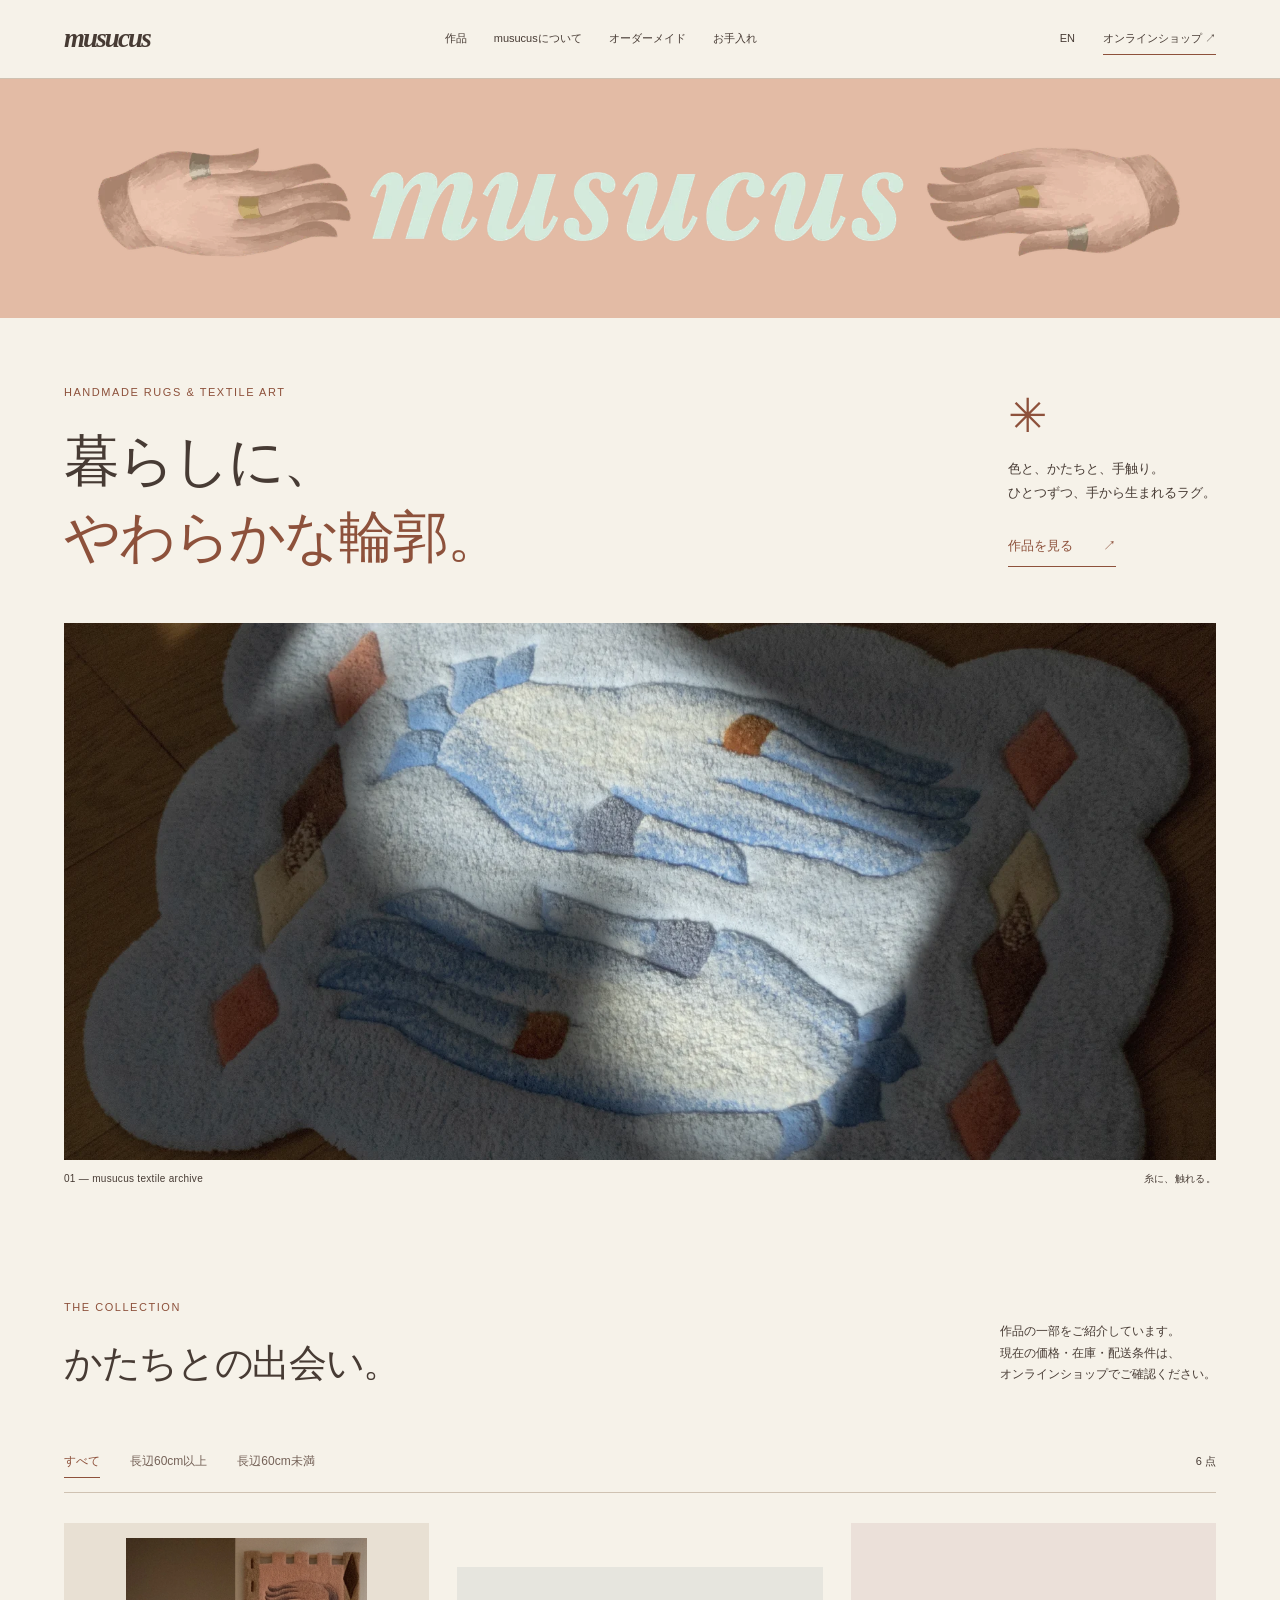
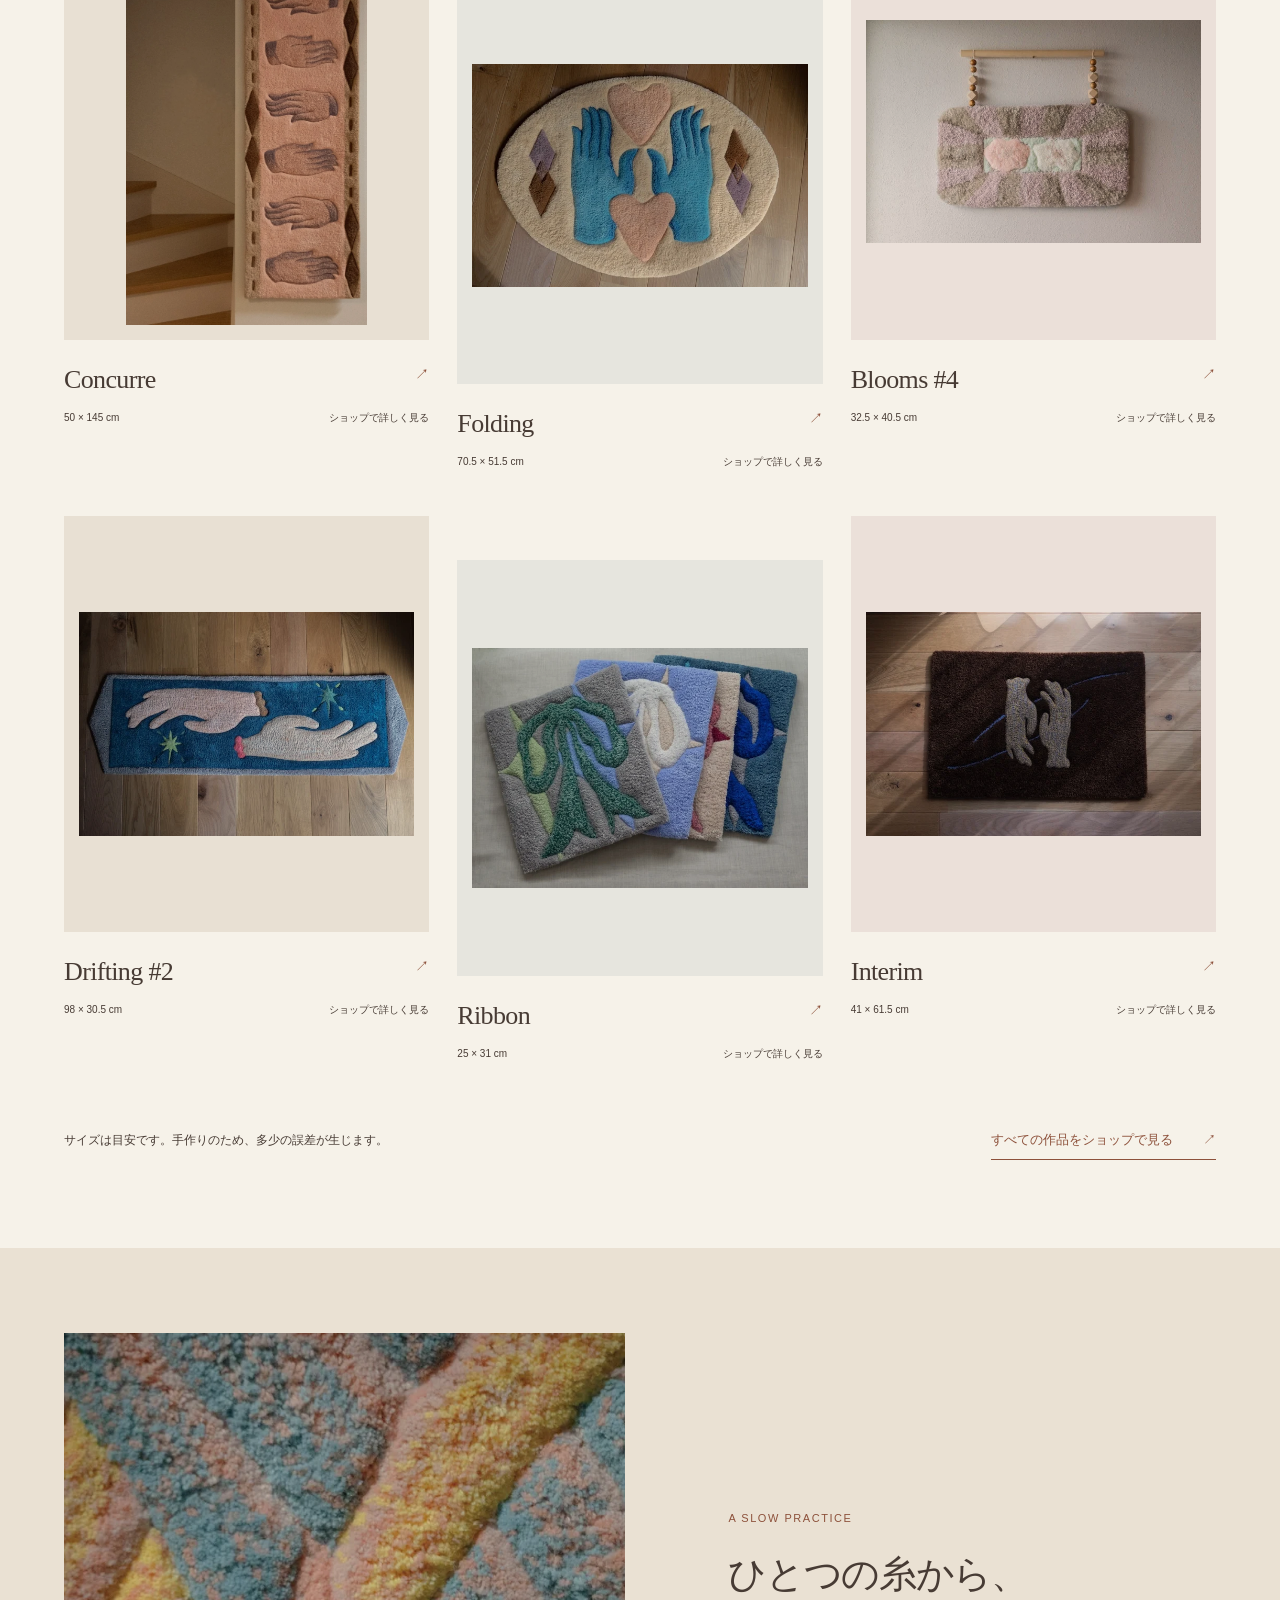
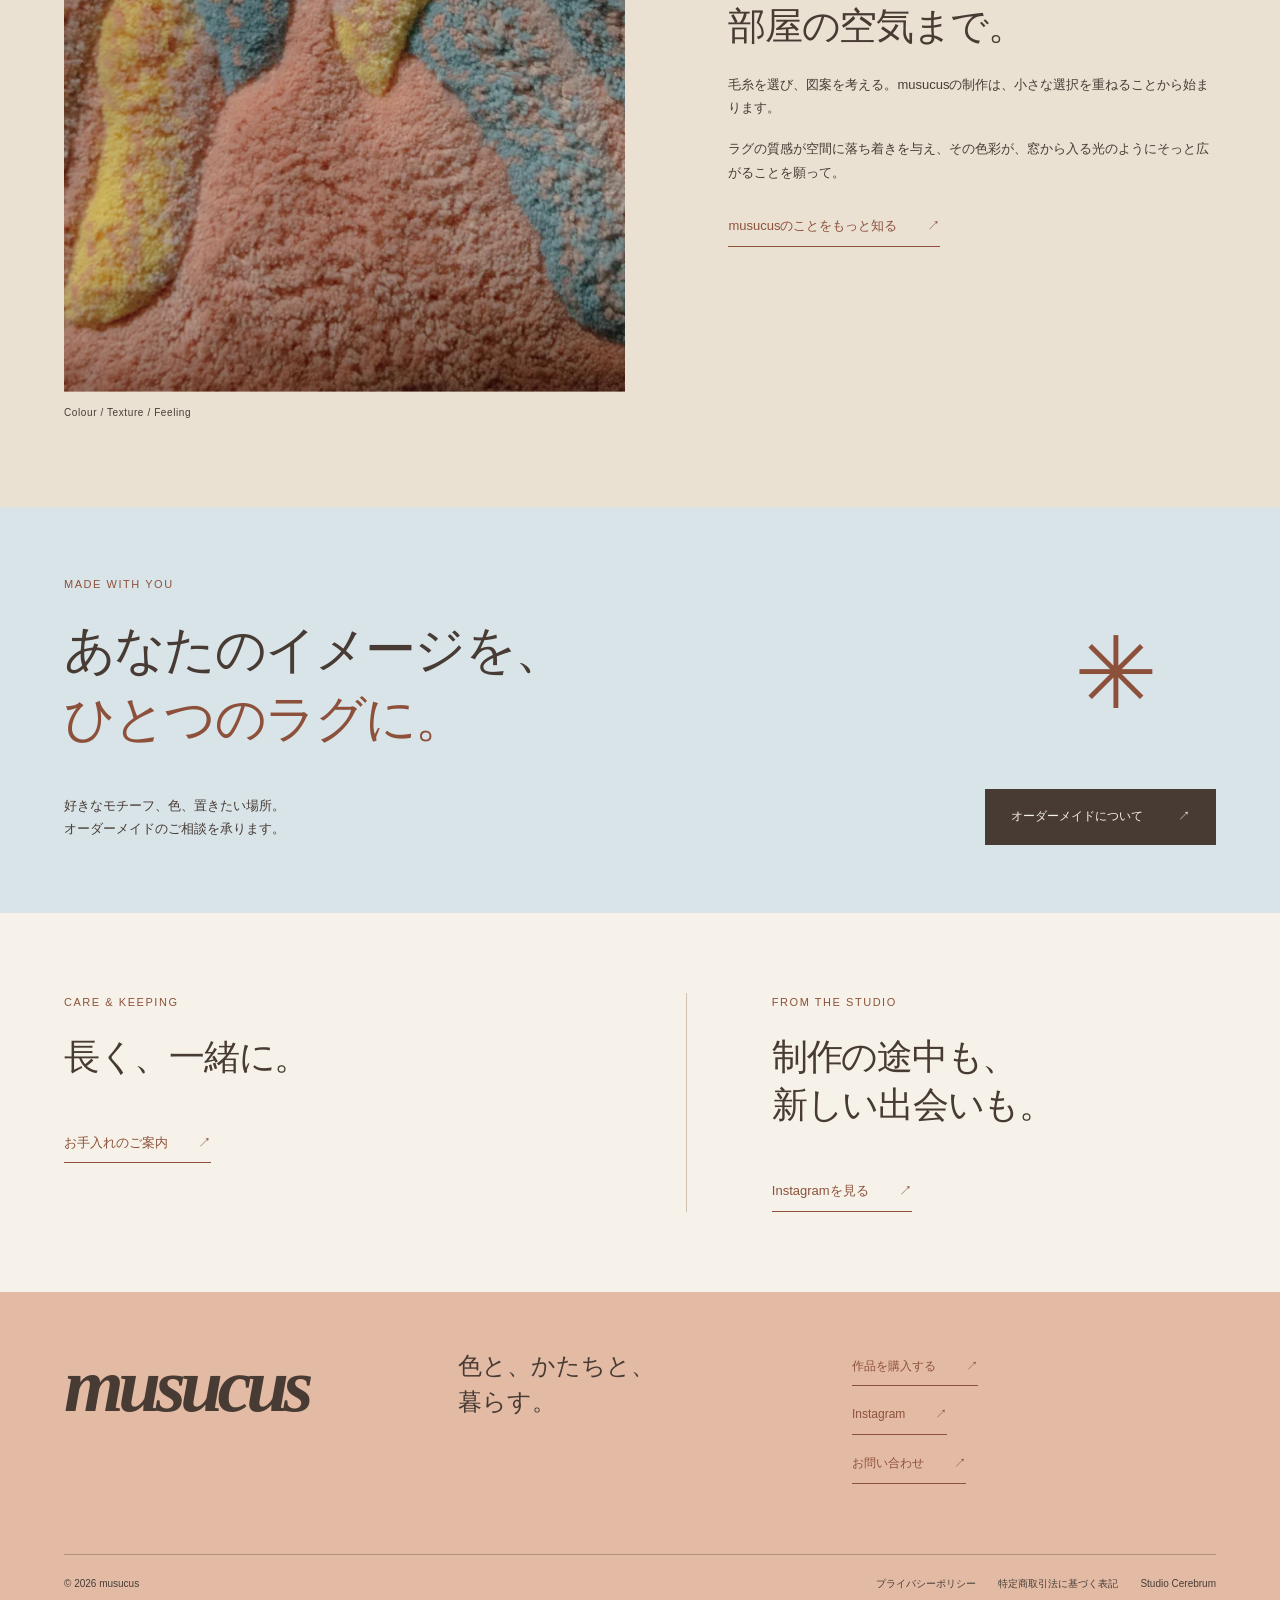
<file: index.html>
<!doctype html><html lang="ja"><head><meta charset="utf-8"><meta name="viewport" content="width=device-width,initial-scale=1"><title>musucus — 手から生まれる、暮らしのアート</title><meta name="description" content="色、かたち、手触り。musucusのハンドメイドラグ。作品とオーダーメイドのご案内。"><meta name="theme-color" content="#e3bba5"><link rel="canonical" href="https://musucus.com/"><meta property="og:type" content="website"><meta property="og:title" content="musucus — 手から生まれる、暮らしのアート"><meta property="og:description" content="色、かたち、手触り。musucusのハンドメイドラグ。作品とオーダーメイドのご案内。"><meta property="og:image" content="https://musucus.com/assets/studio-detail.webp"><meta property="og:locale" content="ja_JP"><link rel="stylesheet" href="styles.css"><script src="app.js" defer></script></head><body><a class="skip" href="#main"><span data-ja="本文へ" data-en="Skip to content">本文へ</span></a><header class="header"><a class="small-brand" href="index.html" aria-label="musucus home">musucus</a><nav aria-label="Main"><a href="index.html#works" class="nav-link"><span data-ja="作品" data-en="Works">作品</span> <span aria-hidden="true">↗</span></a><a href="index.html#about" class="nav-link"><span data-ja="musucusについて" data-en="About">musucusについて</span> <span aria-hidden="true">↗</span></a><a href="custom.html" class="nav-link"><span data-ja="オーダーメイド" data-en="Custom order">オーダーメイド</span> <span aria-hidden="true">↗</span></a><a href="care.html" class="nav-link"><span data-ja="お手入れ" data-en="Care">お手入れ</span> <span aria-hidden="true">↗</span></a></nav><div class="header-actions"><button id="language" type="button" aria-label="Switch to English">EN</button><a href="https://musucus.base.shop/items/all" class="shop-link"><span data-ja="オンラインショップ" data-en="Shop">オンラインショップ</span> <span aria-hidden="true">↗</span></a></div></header>
<main id="main"><section class="masthead" aria-label="musucus"><img src="assets/musucus-logo.webp" alt="musucus — illustrated hands and wordmark" width="1800" height="286" fetchpriority="high"></section>
<section class="intro"><div><p class="eyebrow">Handmade rugs & textile art</p><h1 data-ja="暮らしに、<br><em>やわらかな輪郭。</em>" data-en="A softer shape<br><em>to everyday life.</em>">暮らしに、<br><em>やわらかな輪郭。</em></h1></div><div class="intro-note"><span class="asterisk" aria-hidden="true">✳</span><p data-ja="色と、かたちと、手触り。<br>ひとつずつ、手から生まれるラグ。" data-en="Colour, form, and the feeling of yarn.<br>Rugs made slowly, one piece at a time.">色と、かたちと、手触り。<br>ひとつずつ、手から生まれるラグ。</p><a href="#works" class="text-link"><span data-ja="作品を見る" data-en="Explore the works">作品を見る</span> <span aria-hidden="true">↗</span></a></div></section>
<figure class="hero-image"><img src="assets/studio-detail.webp" alt="光が差し込む、手のモチーフを織り込んだ青いラグ" data-alt-ja="光が差し込む、手のモチーフを織り込んだ青いラグ" data-alt-en="Sunlight falling across a blue rug with a pair of hands" width="1800" height="797" fetchpriority="high"><figcaption><span>01 — musucus textile archive</span><span data-ja="糸に、触れる。" data-en="A feeling, held in yarn.">糸に、触れる。</span></figcaption></figure>
<section id="works" class="works-section"><div class="section-heading"><div><p class="eyebrow">The collection</p><h2 data-ja="かたちとの出会い。" data-en="Find a form<br>that feels like you.">かたちとの出会い。</h2></div><div class="section-note"><p data-ja="作品の一部をご紹介しています。<br>現在の価格・在庫・配送条件は、<br>オンラインショップでご確認ください。" data-en="A selection from the musucus collection.<br>Current prices, availability and delivery details<br>are always shown in the online shop.">作品の一部をご紹介しています。<br>現在の価格・在庫・配送条件は、<br>オンラインショップでご確認ください。</p></div></div><div class="filters" role="group" aria-label="作品のサイズで絞り込む"><button class="active" type="button" data-filter="all" aria-pressed="true"><span data-ja="すべて" data-en="All works">すべて</span></button><button type="button" data-filter="large" aria-pressed="false"><span data-ja="長辺60cm以上" data-en="60 cm & above">長辺60cm以上</span></button><button type="button" data-filter="small" aria-pressed="false"><span data-ja="長辺60cm未満" data-en="Under 60 cm">長辺60cm未満</span></button><span id="result-count" aria-live="polite">6 点</span></div><div class="works-grid"><article class="work" data-category="large"><a href="https://musucus.base.shop/items/160617549" class="work-link"><div class="work-photo tone-0"><img src="assets/160617549.webp" alt="Concurre — musucusのハンドメイド作品" data-alt-ja="Concurre — musucusのハンドメイド作品" data-alt-en="Concurre — a handmade textile work by musucus" width="640" height="640" loading="lazy"></div><div class="work-heading"><h3>Concurre</h3><span aria-hidden="true">↗</span></div><div class="work-meta"><span>50 × 145 cm</span><span data-ja="ショップで詳しく見る" data-en="View in the shop">ショップで詳しく見る</span></div></a></article><article class="work" data-category="large"><a href="https://musucus.base.shop/items/160621171" class="work-link"><div class="work-photo tone-1"><img src="assets/160621171.webp" alt="Folding — musucusのハンドメイド作品" data-alt-ja="Folding — musucusのハンドメイド作品" data-alt-en="Folding — a handmade textile work by musucus" width="640" height="640" loading="lazy"></div><div class="work-heading"><h3>Folding</h3><span aria-hidden="true">↗</span></div><div class="work-meta"><span>70.5 × 51.5 cm</span><span data-ja="ショップで詳しく見る" data-en="View in the shop">ショップで詳しく見る</span></div></a></article><article class="work" data-category="small"><a href="https://musucus.base.shop/items/160623022" class="work-link"><div class="work-photo tone-2"><img src="assets/160623022.webp" alt="Blooms #4 — musucusのハンドメイド作品" data-alt-ja="Blooms #4 — musucusのハンドメイド作品" data-alt-en="Blooms #4 — a handmade textile work by musucus" width="640" height="640" loading="lazy"></div><div class="work-heading"><h3>Blooms #4</h3><span aria-hidden="true">↗</span></div><div class="work-meta"><span>32.5 × 40.5 cm</span><span data-ja="ショップで詳しく見る" data-en="View in the shop">ショップで詳しく見る</span></div></a></article><article class="work" data-category="large"><a href="https://musucus.base.shop/items/160618256" class="work-link"><div class="work-photo tone-0"><img src="assets/160618256.webp" alt="Drifting #2 — musucusのハンドメイド作品" data-alt-ja="Drifting #2 — musucusのハンドメイド作品" data-alt-en="Drifting #2 — a handmade textile work by musucus" width="640" height="640" loading="lazy"></div><div class="work-heading"><h3>Drifting #2</h3><span aria-hidden="true">↗</span></div><div class="work-meta"><span>98 × 30.5 cm</span><span data-ja="ショップで詳しく見る" data-en="View in the shop">ショップで詳しく見る</span></div></a></article><article class="work" data-category="small"><a href="https://musucus.base.shop/items/156595176" class="work-link"><div class="work-photo tone-1"><img src="assets/156595176.webp" alt="Ribbon — musucusのハンドメイド作品" data-alt-ja="Ribbon — musucusのハンドメイド作品" data-alt-en="Ribbon — a handmade textile work by musucus" width="640" height="640" loading="lazy"></div><div class="work-heading"><h3>Ribbon</h3><span aria-hidden="true">↗</span></div><div class="work-meta"><span>25 × 31 cm</span><span data-ja="ショップで詳しく見る" data-en="View in the shop">ショップで詳しく見る</span></div></a></article><article class="work" data-category="large"><a href="https://musucus.base.shop/items/160621850" class="work-link"><div class="work-photo tone-2"><img src="assets/160621850.webp" alt="Interim — musucusのハンドメイド作品" data-alt-ja="Interim — musucusのハンドメイド作品" data-alt-en="Interim — a handmade textile work by musucus" width="640" height="640" loading="lazy"></div><div class="work-heading"><h3>Interim</h3><span aria-hidden="true">↗</span></div><div class="work-meta"><span>41 × 61.5 cm</span><span data-ja="ショップで詳しく見る" data-en="View in the shop">ショップで詳しく見る</span></div></a></article></div><div class="collection-end"><p class="small" data-ja="サイズは目安です。手作りのため、多少の誤差が生じます。" data-en="Dimensions are approximate. Each handmade piece may vary slightly.">サイズは目安です。手作りのため、多少の誤差が生じます。</p><a href="https://musucus.base.shop/items/all" class="text-link"><span data-ja="すべての作品をショップで見る" data-en="Explore the full collection">すべての作品をショップで見る</span> <span aria-hidden="true">↗</span></a></div></section>
<section id="about" class="about-section"><figure><img src="assets/hero-hands.webp" alt="ピンクのラグに浮かぶ黄色と青の糸のかたち" data-alt-ja="ピンクのラグに浮かぶ黄色と青の糸のかたち" data-alt-en="Yellow and blue yarn shapes on a pink rug" width="1800" height="797" loading="lazy"><figcaption>Colour / Texture / Feeling</figcaption></figure><div><p class="eyebrow">A slow practice</p><h2 data-ja="ひとつの糸から、<br>部屋の空気まで。" data-en="From a strand of yarn<br>to the feeling of a room.">ひとつの糸から、<br>部屋の空気まで。</h2><p data-ja="毛糸を選び、図案を考える。musucusの制作は、小さな選択を重ねることから始まります。" data-en="Choosing yarn. Finding a form. Each musucus piece begins with small, considered decisions.">毛糸を選び、図案を考える。musucusの制作は、小さな選択を重ねることから始まります。</p><p data-ja="ラグの質感が空間に落ち着きを与え、その色彩が、窓から入る光のようにそっと広がることを願って。" data-en="A practice drawn to the quiet presence of texture, and the way colour can settle into a space like light.">ラグの質感が空間に落ち着きを与え、その色彩が、窓から入る光のようにそっと広がることを願って。</p><a href="https://musucus.base.shop/about" class="text-link"><span data-ja="musucusのことをもっと知る" data-en="More about musucus">musucusのことをもっと知る</span> <span aria-hidden="true">↗</span></a></div></section>
<section class="commission-section"><p class="eyebrow">Made with you</p><div class="commission-heading"><h2 data-ja="あなたのイメージを、<br><em>ひとつのラグに。</em>" data-en="Your idea.<br><em>A rug of its own.</em>">あなたのイメージを、<br><em>ひとつのラグに。</em></h2><span class="asterisk" aria-hidden="true">✳</span></div><div class="commission-bottom"><p data-ja="好きなモチーフ、色、置きたい場所。<br>オーダーメイドのご相談を承ります。" data-en="A favourite motif, a colour, a place in your home.<br>Begin a conversation about a custom piece.">好きなモチーフ、色、置きたい場所。<br>オーダーメイドのご相談を承ります。</p><a href="custom.html" class="button-link"><span data-ja="オーダーメイドについて" data-en="Discover custom orders">オーダーメイドについて</span> <span aria-hidden="true">↗</span></a></div></section>
<section class="last-notes"><div><p class="eyebrow">Care & keeping</p><h2 data-ja="長く、一緒に。" data-en="A little care.<br>A longer life together.">長く、一緒に。</h2><a href="care.html" class="text-link"><span data-ja="お手入れのご案内" data-en="How to care for your rug">お手入れのご案内</span> <span aria-hidden="true">↗</span></a></div><div><p class="eyebrow">From the studio</p><h2 data-ja="制作の途中も、<br>新しい出会いも。" data-en="Works in progress.<br>New things taking shape.">制作の途中も、<br>新しい出会いも。</h2><a href="https://www.instagram.com/musucus/" class="text-link"><span data-ja="Instagramを見る" data-en="Follow musucus on Instagram">Instagramを見る</span> <span aria-hidden="true">↗</span></a></div></section></main><footer><div class="footer-top"><a class="footer-brand" href="index.html">musucus</a><p class="footer-note" data-ja="色と、かたちと、<br>暮らす。" data-en="Live with colour.<br>Live with feeling.">色と、かたちと、<br>暮らす。</p><div><a href="https://musucus.base.shop/items/all" class="text-link"><span data-ja="作品を購入する" data-en="Shop the collection">作品を購入する</span> <span aria-hidden="true">↗</span></a><a href="https://www.instagram.com/musucus/" class="text-link"><span data-ja="Instagram" data-en="Instagram">Instagram</span> <span aria-hidden="true">↗</span></a><a href="https://thebase.com/inquiry/musucus-base-shop" class="text-link"><span data-ja="お問い合わせ" data-en="Contact">お問い合わせ</span> <span aria-hidden="true">↗</span></a></div></div><div class="footer-bottom"><span>© 2026 musucus</span><div><a href="https://musucus.base.shop/privacy" class="quiet-link"><span data-ja="プライバシーポリシー" data-en="Privacy policy">プライバシーポリシー</span> <span aria-hidden="true">↗</span></a><a href="https://musucus.base.shop/law" class="quiet-link"><span data-ja="特定商取引法に基づく表記" data-en="Seller information">特定商取引法に基づく表記</span> <span aria-hidden="true">↗</span></a><a href="https://studiocerebrum.site/" class="quiet-link"><span data-ja="Studio Cerebrum" data-en="Studio Cerebrum">Studio Cerebrum</span> <span aria-hidden="true">↗</span></a></div></div></footer></body></html>
</file>
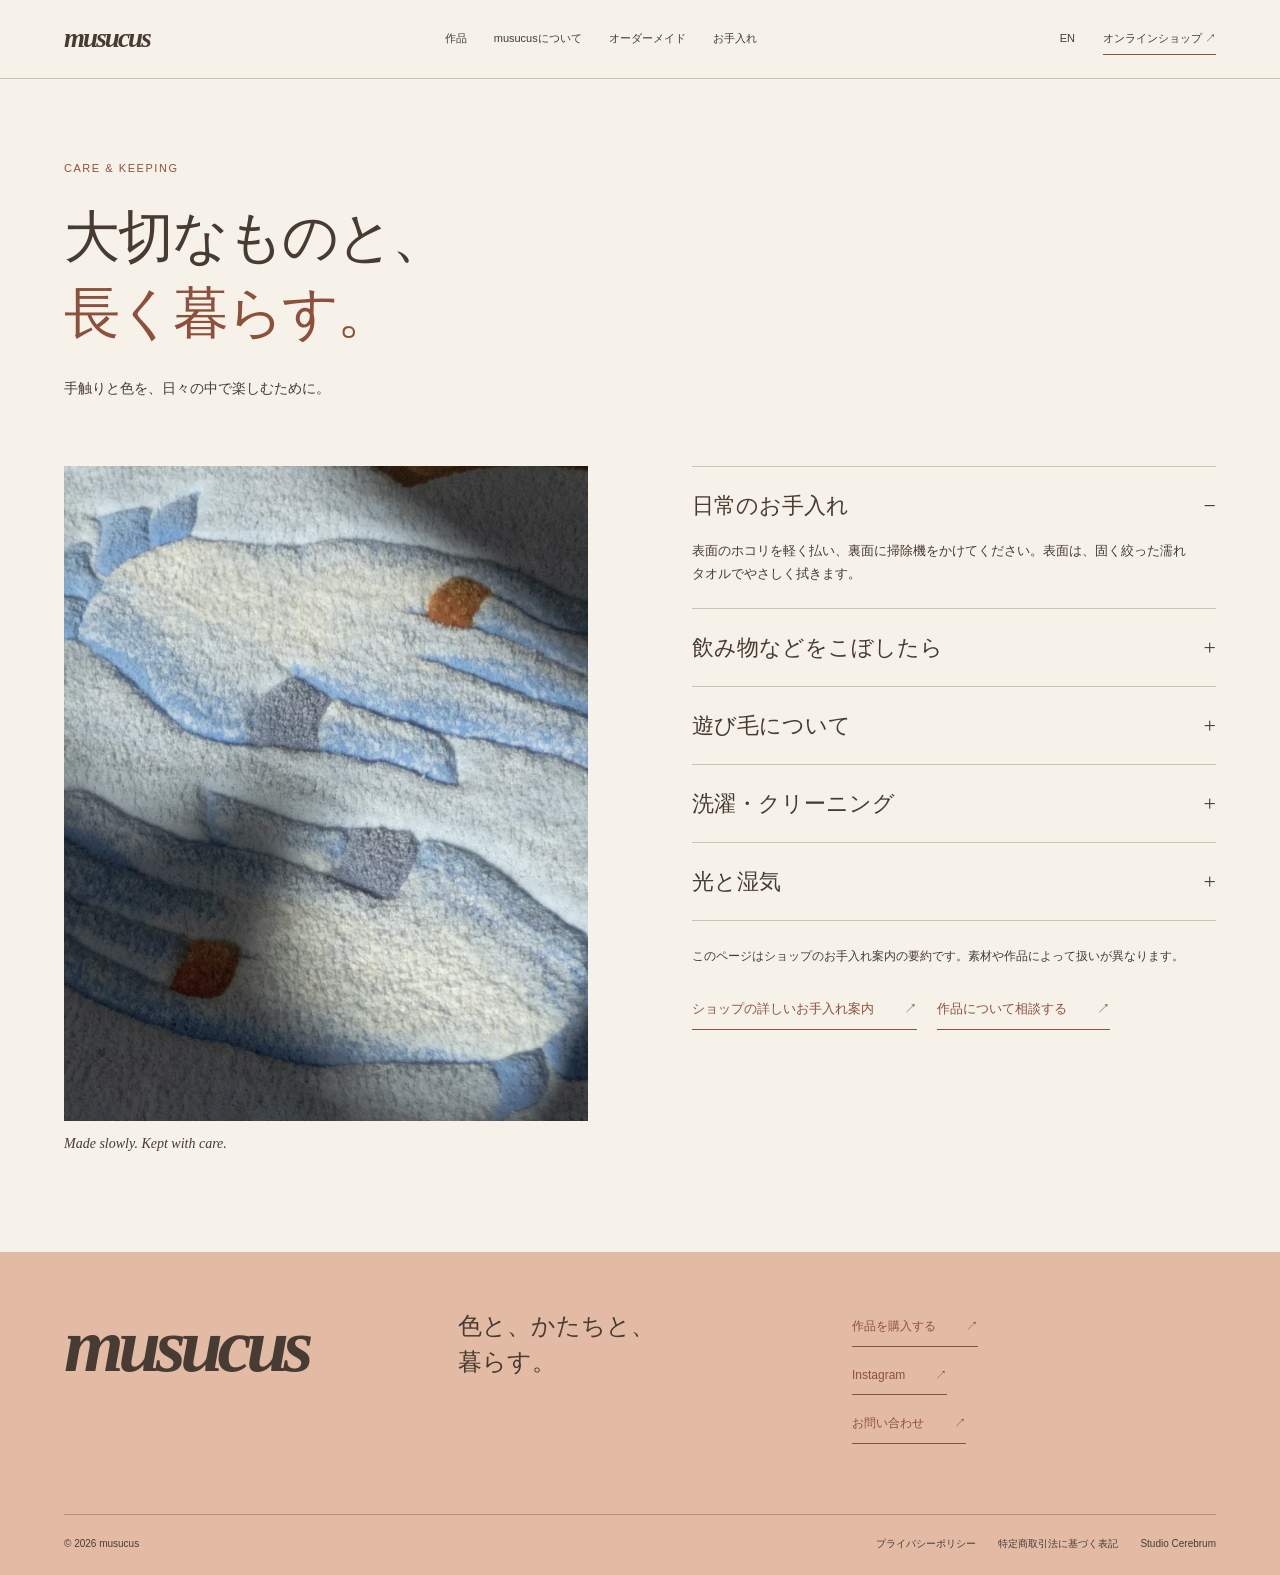
<file: care.html>
<!doctype html><html lang="ja"><head><meta charset="utf-8"><meta name="viewport" content="width=device-width,initial-scale=1"><title>Care & keeping — musucus</title><meta name="description" content="musucusのラグを長く楽しむために。日常のお手入れと、汚れがついたときのご案内。"><meta name="theme-color" content="#e3bba5"><link rel="canonical" href="https://musucus.com/care.html"><meta property="og:type" content="website"><meta property="og:title" content="Care & keeping — musucus"><meta property="og:description" content="musucusのラグを長く楽しむために。日常のお手入れと、汚れがついたときのご案内。"><meta property="og:image" content="https://musucus.com/assets/studio-detail.webp"><meta property="og:locale" content="ja_JP"><link rel="stylesheet" href="styles.css"><script src="app.js" defer></script></head><body><a class="skip" href="#main"><span data-ja="本文へ" data-en="Skip to content">本文へ</span></a><header class="header"><a class="small-brand" href="index.html" aria-label="musucus home">musucus</a><nav aria-label="Main"><a href="index.html#works" class="nav-link"><span data-ja="作品" data-en="Works">作品</span> <span aria-hidden="true">↗</span></a><a href="index.html#about" class="nav-link"><span data-ja="musucusについて" data-en="About">musucusについて</span> <span aria-hidden="true">↗</span></a><a href="custom.html" class="nav-link"><span data-ja="オーダーメイド" data-en="Custom order">オーダーメイド</span> <span aria-hidden="true">↗</span></a><a href="care.html" class="nav-link"><span data-ja="お手入れ" data-en="Care">お手入れ</span> <span aria-hidden="true">↗</span></a></nav><div class="header-actions"><button id="language" type="button" aria-label="Switch to English">EN</button><a href="https://musucus.base.shop/items/all" class="shop-link"><span data-ja="オンラインショップ" data-en="Shop">オンラインショップ</span> <span aria-hidden="true">↗</span></a></div></header>
<main id="main"><section class="page-intro"><p class="eyebrow">Care & keeping</p><h1 data-ja="大切なものと、<br><em>長く暮らす。</em>" data-en="Good things<br><em>deserve a little care.</em>">大切なものと、<br><em>長く暮らす。</em></h1><p data-ja="手触りと色を、日々の中で楽しむために。" data-en="Keep the colour and texture part of your everyday life.">手触りと色を、日々の中で楽しむために。</p></section><section class="care-layout"><figure><img src="assets/studio-detail.webp" alt="手のモチーフがある青いラグの質感" data-alt-ja="手のモチーフがある青いラグの質感" data-alt-en="The texture of a blue rug with a hand motif" width="1800" height="797"><figcaption>Made slowly. Kept with care.</figcaption></figure><div class="care-notes"><details open><summary><span data-ja="日常のお手入れ" data-en="Everyday care">日常のお手入れ</span></summary><p data-ja="表面のホコリを軽く払い、裏面に掃除機をかけてください。表面は、固く絞った濡れタオルでやさしく拭きます。" data-en="Lightly remove dust from the surface and vacuum the back. Gently wipe the surface with a well-wrung damp cloth when needed.">表面のホコリを軽く払い、裏面に掃除機をかけてください。表面は、固く絞った濡れタオルでやさしく拭きます。</p></details><details><summary><span data-ja="飲み物などをこぼしたら" data-en="If something spills">飲み物などをこぼしたら</span></summary><p data-ja="ティッシュなどでまず水分を取り、固く絞った濡れタオルで軽くたたくように拭きます。乾いたタオルで水分を取り、風通しのよい日陰で十分に乾かしてください。" data-en="Blot with tissue or paper towel, then dab gently with a well-wrung damp cloth. Remove moisture with a dry towel and dry thoroughly in a ventilated, shaded place.">ティッシュなどでまず水分を取り、固く絞った濡れタオルで軽くたたくように拭きます。乾いたタオルで水分を取り、風通しのよい日陰で十分に乾かしてください。</p></details><details><summary><span data-ja="遊び毛について" data-en="About shedding">遊び毛について</span></summary><p data-ja="アクリル素材のラグは、使い始めに遊び毛が出ることがあります。使用とともに落ち着いていきますが、完全になくなるとは限りません。" data-en="Acrylic rugs can shed loose fibres, especially when new. Shedding usually lessens with use, though it may not stop completely.">アクリル素材のラグは、使い始めに遊び毛が出ることがあります。使用とともに落ち着いていきますが、完全になくなるとは限りません。</p></details><details><summary><span data-ja="洗濯・クリーニング" data-en="Washing & cleaning">洗濯・クリーニング</span></summary><p data-ja="ドライクリーニングはお避けください。水洗いはなるべく控え、必要な場合は手洗い・押し洗いで。素材や作品ごとの注意点は、必ず個別にご確認ください。" data-en="Avoid dry cleaning and limit washing. If washing is necessary, use gentle hand or press washing. Always check the care requirements for your particular piece and its materials.">ドライクリーニングはお避けください。水洗いはなるべく控え、必要な場合は手洗い・押し洗いで。素材や作品ごとの注意点は、必ず個別にご確認ください。</p></details><details><summary><span data-ja="光と湿気" data-en="Light & moisture">光と湿気</span></summary><p data-ja="長時間の直射日光は色褪せにつながることがあります。湿気を残さず、よく乾かしてからお使いください。" data-en="Prolonged direct sunlight may fade the colours. Allow any moisture to dry completely before using the rug again.">長時間の直射日光は色褪せにつながることがあります。湿気を残さず、よく乾かしてからお使いください。</p></details><p class="small"><span data-ja="このページはショップのお手入れ案内の要約です。素材や作品によって扱いが異なります。" data-en="This is a summary of the shop’s care guide. Care can vary by material and individual piece.">このページはショップのお手入れ案内の要約です。素材や作品によって扱いが異なります。</span></p><a href="https://musucus.base.shop/p/00001" class="text-link"><span data-ja="ショップの詳しいお手入れ案内" data-en="Read the complete care guide">ショップの詳しいお手入れ案内</span> <span aria-hidden="true">↗</span></a><a href="https://thebase.com/inquiry/musucus-base-shop" class="text-link"><span data-ja="作品について相談する" data-en="Ask about your piece">作品について相談する</span> <span aria-hidden="true">↗</span></a></div></section></main><footer><div class="footer-top"><a class="footer-brand" href="index.html">musucus</a><p class="footer-note" data-ja="色と、かたちと、<br>暮らす。" data-en="Live with colour.<br>Live with feeling.">色と、かたちと、<br>暮らす。</p><div><a href="https://musucus.base.shop/items/all" class="text-link"><span data-ja="作品を購入する" data-en="Shop the collection">作品を購入する</span> <span aria-hidden="true">↗</span></a><a href="https://www.instagram.com/musucus/" class="text-link"><span data-ja="Instagram" data-en="Instagram">Instagram</span> <span aria-hidden="true">↗</span></a><a href="https://thebase.com/inquiry/musucus-base-shop" class="text-link"><span data-ja="お問い合わせ" data-en="Contact">お問い合わせ</span> <span aria-hidden="true">↗</span></a></div></div><div class="footer-bottom"><span>© 2026 musucus</span><div><a href="https://musucus.base.shop/privacy" class="quiet-link"><span data-ja="プライバシーポリシー" data-en="Privacy policy">プライバシーポリシー</span> <span aria-hidden="true">↗</span></a><a href="https://musucus.base.shop/law" class="quiet-link"><span data-ja="特定商取引法に基づく表記" data-en="Seller information">特定商取引法に基づく表記</span> <span aria-hidden="true">↗</span></a><a href="https://studiocerebrum.site/" class="quiet-link"><span data-ja="Studio Cerebrum" data-en="Studio Cerebrum">Studio Cerebrum</span> <span aria-hidden="true">↗</span></a></div></div></footer></body></html>
</file>
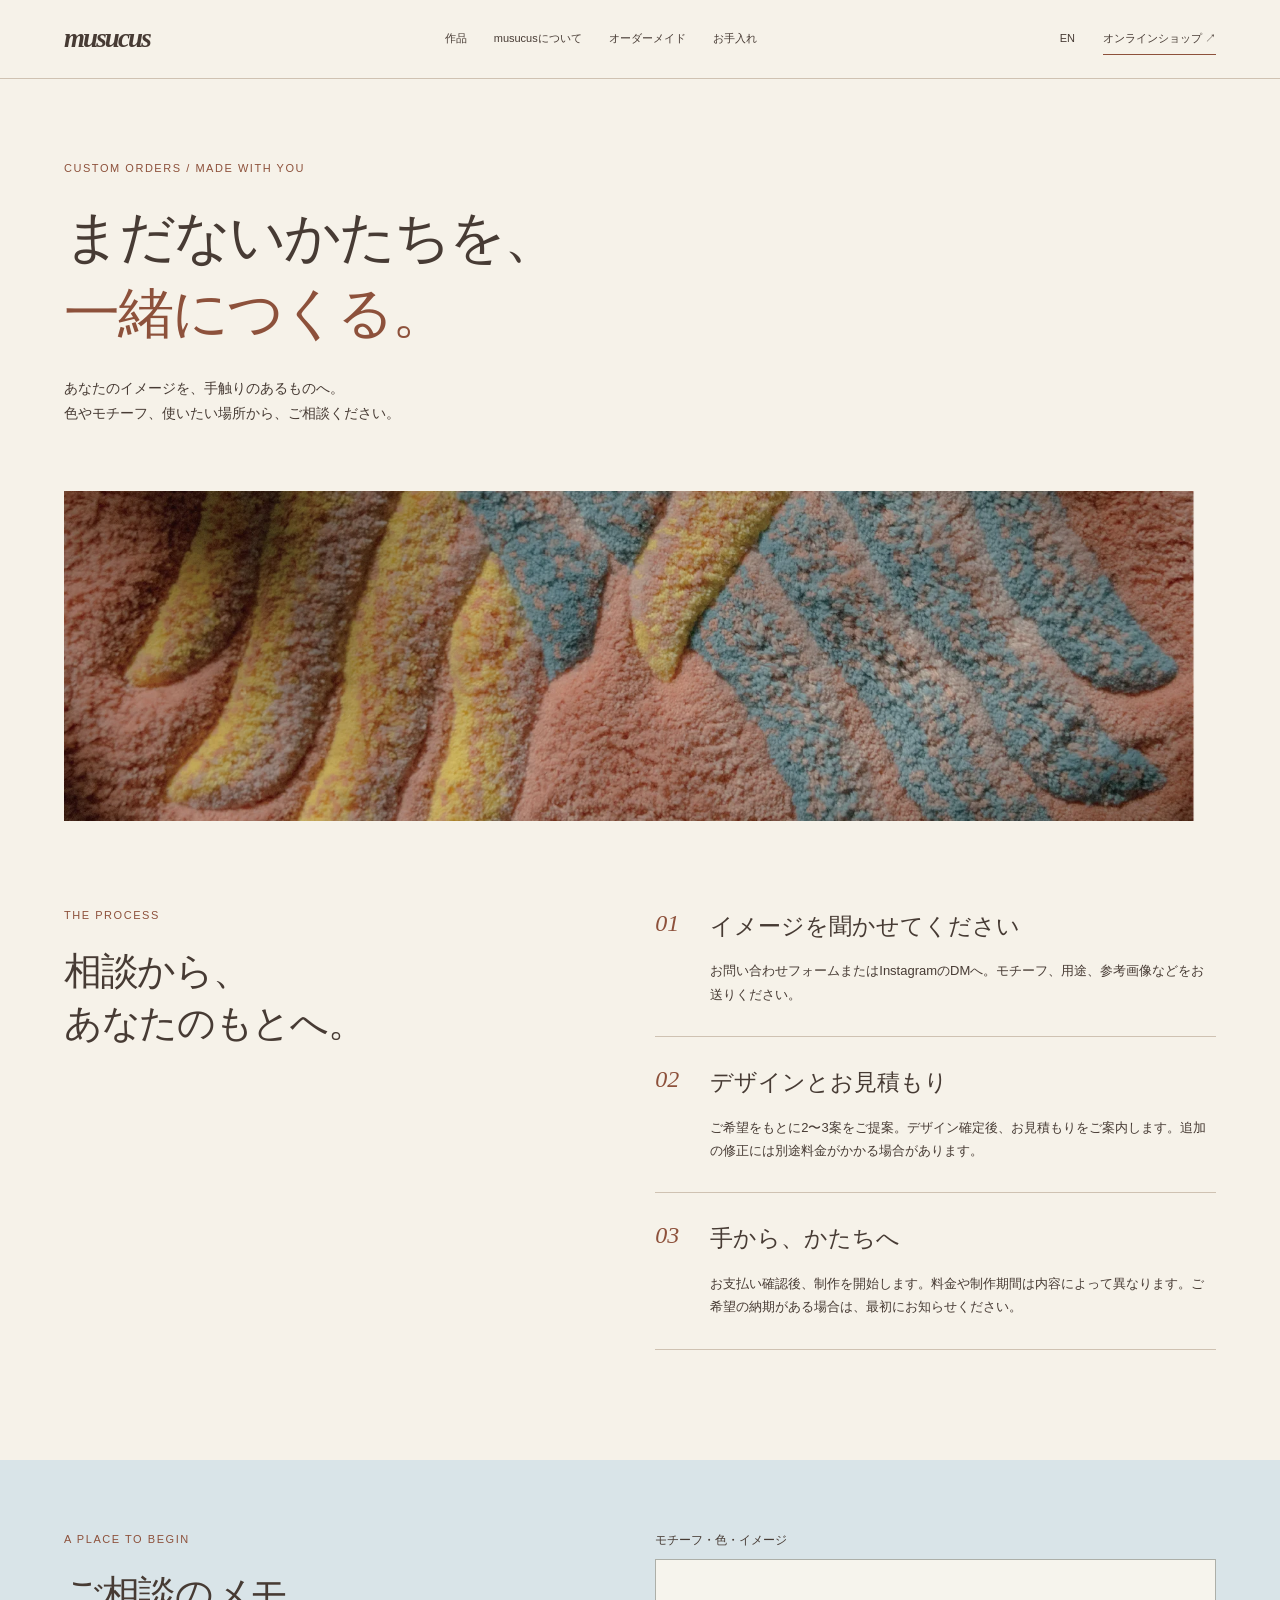
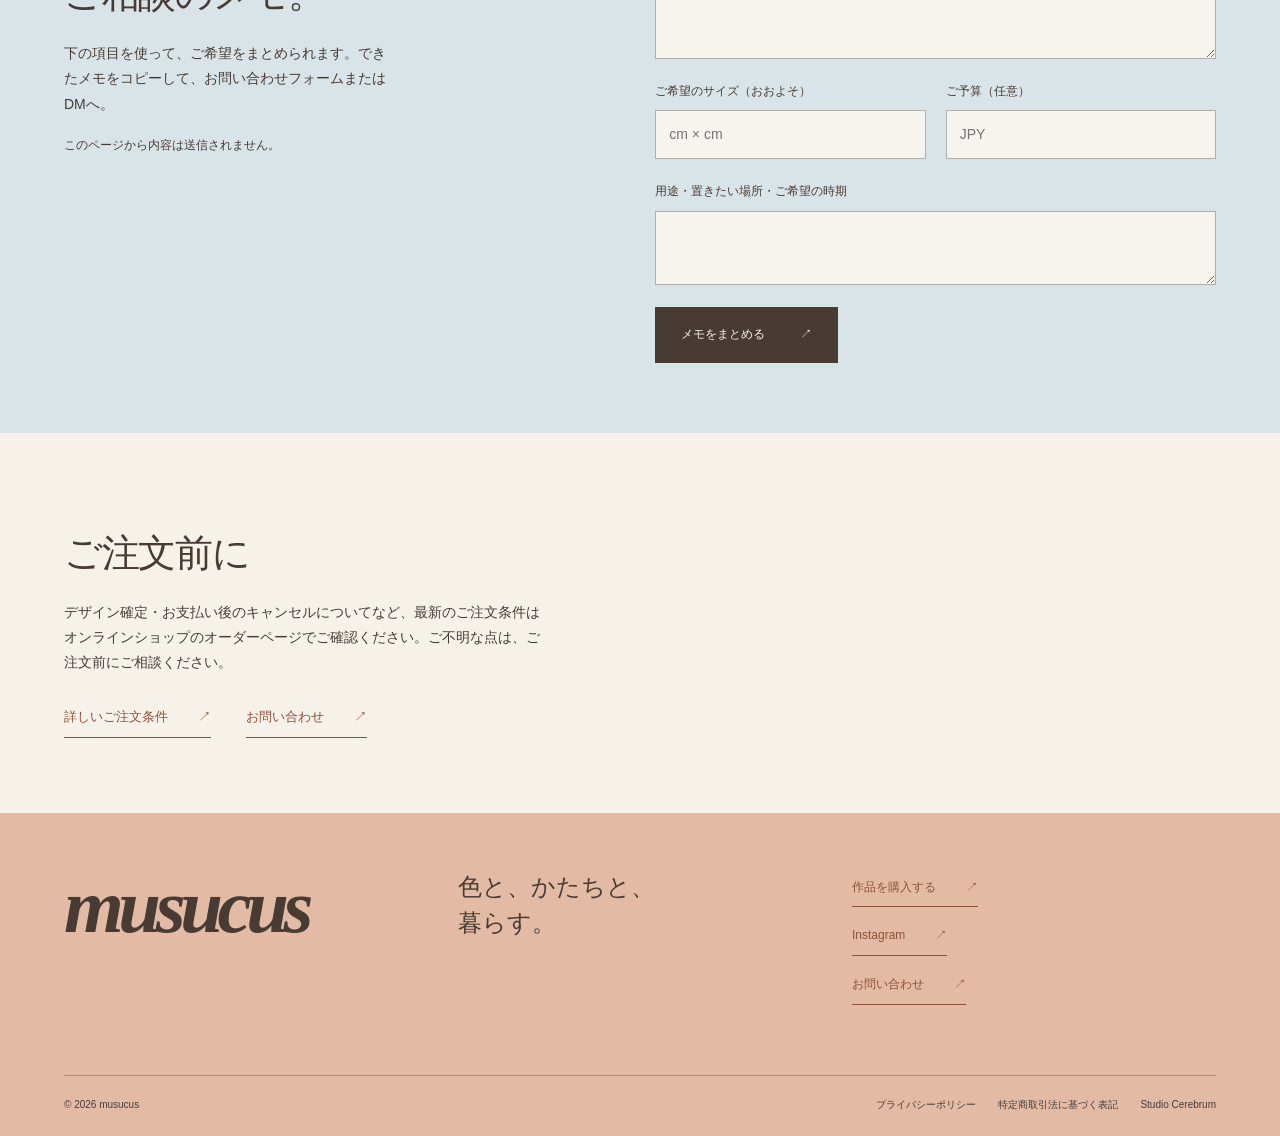
<file: custom.html>
<!doctype html><html lang="ja"><head><meta charset="utf-8"><meta name="viewport" content="width=device-width,initial-scale=1"><title>Custom orders — musucus</title><meta name="description" content="イメージやモチーフからつくる、musucusのオーダーメイドラグ。ご相談から制作まで。"><meta name="theme-color" content="#e3bba5"><link rel="canonical" href="https://musucus.com/custom.html"><meta property="og:type" content="website"><meta property="og:title" content="Custom orders — musucus"><meta property="og:description" content="イメージやモチーフからつくる、musucusのオーダーメイドラグ。ご相談から制作まで。"><meta property="og:image" content="https://musucus.com/assets/studio-detail.webp"><meta property="og:locale" content="ja_JP"><link rel="stylesheet" href="styles.css"><script src="app.js" defer></script></head><body><a class="skip" href="#main"><span data-ja="本文へ" data-en="Skip to content">本文へ</span></a><header class="header"><a class="small-brand" href="index.html" aria-label="musucus home">musucus</a><nav aria-label="Main"><a href="index.html#works" class="nav-link"><span data-ja="作品" data-en="Works">作品</span> <span aria-hidden="true">↗</span></a><a href="index.html#about" class="nav-link"><span data-ja="musucusについて" data-en="About">musucusについて</span> <span aria-hidden="true">↗</span></a><a href="custom.html" class="nav-link"><span data-ja="オーダーメイド" data-en="Custom order">オーダーメイド</span> <span aria-hidden="true">↗</span></a><a href="care.html" class="nav-link"><span data-ja="お手入れ" data-en="Care">お手入れ</span> <span aria-hidden="true">↗</span></a></nav><div class="header-actions"><button id="language" type="button" aria-label="Switch to English">EN</button><a href="https://musucus.base.shop/items/all" class="shop-link"><span data-ja="オンラインショップ" data-en="Shop">オンラインショップ</span> <span aria-hidden="true">↗</span></a></div></header>
<main id="main"><section class="page-intro"><p class="eyebrow">Custom orders / Made with you</p><h1 data-ja="まだないかたちを、<br><em>一緒につくる。</em>" data-en="Something that exists<br><em>only in your imagination.</em>">まだないかたちを、<br><em>一緒につくる。</em></h1><p data-ja="あなたのイメージを、手触りのあるものへ。<br>色やモチーフ、使いたい場所から、ご相談ください。" data-en="Let’s give your idea a texture.<br>Start with a colour, a motif, or a place you have in mind.">あなたのイメージを、手触りのあるものへ。<br>色やモチーフ、使いたい場所から、ご相談ください。</p></section>
<figure class="wide-detail"><img src="assets/hero-hands.webp" alt="ピンク、青、黄色の糸でつくられたラグのディテール" data-alt-ja="ピンク、青、黄色の糸でつくられたラグのディテール" data-alt-en="Close-up of a rug made with pink, blue and yellow yarn" width="1800" height="797"></figure>
<section class="steps-section"><div><p class="eyebrow">The process</p><h2 data-ja="相談から、<br>あなたのもとへ。" data-en="From a conversation<br>to your home.">相談から、<br>あなたのもとへ。</h2></div><ol class="steps"><li><h3 data-ja="イメージを聞かせてください" data-en="Tell us what you have in mind">イメージを聞かせてください</h3><p data-ja="お問い合わせフォームまたはInstagramのDMへ。モチーフ、用途、参考画像などをお送りください。" data-en="Get in touch through the contact form or Instagram DM. Share your motif, intended use and any reference images.">お問い合わせフォームまたはInstagramのDMへ。モチーフ、用途、参考画像などをお送りください。</p></li><li><h3 data-ja="デザインとお見積もり" data-en="Design & quotation">デザインとお見積もり</h3><p data-ja="ご希望をもとに2〜3案をご提案。デザイン確定後、お見積もりをご案内します。追加の修正には別途料金がかかる場合があります。" data-en="The studio proposes 2–3 designs based on your request. A quotation follows the confirmed design. Additional revisions may incur a fee.">ご希望をもとに2〜3案をご提案。デザイン確定後、お見積もりをご案内します。追加の修正には別途料金がかかる場合があります。</p></li><li><h3 data-ja="手から、かたちへ" data-en="Made by hand">手から、かたちへ</h3><p data-ja="お支払い確認後、制作を開始します。料金や制作期間は内容によって異なります。ご希望の納期がある場合は、最初にお知らせください。" data-en="Production begins after payment. Price and timing depend on the piece. Please mention any deadline at the start of the conversation.">お支払い確認後、制作を開始します。料金や制作期間は内容によって異なります。ご希望の納期がある場合は、最初にお知らせください。</p></li></ol></section>
<section class="enquiry-section"><div><p class="eyebrow">A place to begin</p><h2 data-ja="ご相談のメモ。" data-en="A few thoughts<br>to start with.">ご相談のメモ。</h2><p data-ja="下の項目を使って、ご希望をまとめられます。できたメモをコピーして、お問い合わせフォームまたはDMへ。" data-en="Use these prompts to put your ideas into words. Copy the note into the contact form or send it in an Instagram DM.">下の項目を使って、ご希望をまとめられます。できたメモをコピーして、お問い合わせフォームまたはDMへ。</p><p class="small" data-ja="このページから内容は送信されません。" data-en="This page prepares your note; it does not send it.">このページから内容は送信されません。</p></div><form id="enquiry-builder"><label for="motif"><span data-ja="モチーフ・色・イメージ" data-en="Motif, colours & inspiration">モチーフ・色・イメージ</span></label><textarea id="motif" name="motif" rows="3" maxlength="1200"></textarea><div class="form-pair"><div><label for="size"><span data-ja="ご希望のサイズ（おおよそ）" data-en="Approximate dimensions">ご希望のサイズ（おおよそ）</span></label><input id="size" name="size" type="text" maxlength="100" placeholder="cm × cm"></div><div><label for="budget"><span data-ja="ご予算（任意）" data-en="Budget, if known">ご予算（任意）</span></label><input id="budget" name="budget" type="text" maxlength="100" placeholder="JPY"></div></div><label for="place"><span data-ja="用途・置きたい場所・ご希望の時期" data-en="Use, setting & preferred timing">用途・置きたい場所・ご希望の時期</span></label><textarea id="place" name="place" rows="2" maxlength="800"></textarea><button type="submit" class="button-link"><span data-ja="メモをまとめる" data-en="Prepare my note">メモをまとめる</span> <span aria-hidden="true">↗</span></button><div id="enquiry-result" hidden><label for="enquiry-note"><span data-ja="ご相談メモ" data-en="Your enquiry note">ご相談メモ</span></label><textarea id="enquiry-note" rows="9" readonly></textarea><button type="button" id="copy-note" class="text-link"><span data-ja="メモをコピー" data-en="Copy note">メモをコピー</span></button><p id="copy-status" class="small" role="status"></p><a href="https://thebase.com/inquiry/musucus-base-shop" class="text-link"><span data-ja="お問い合わせフォームへ" data-en="Open the contact form">お問い合わせフォームへ</span> <span aria-hidden="true">↗</span></a><a href="https://www.instagram.com/musucus/" class="text-link"><span data-ja="Instagramへ" data-en="Open Instagram">Instagramへ</span> <span aria-hidden="true">↗</span></a></div><noscript><p>お問い合わせは、下記のフォームへ。 / Please use the contact form below.</p></noscript></form></section>
<section class="closing-note"><h2 data-ja="ご注文前に" data-en="Before placing an order">ご注文前に</h2><p data-ja="デザイン確定・お支払い後のキャンセルについてなど、最新のご注文条件はオンラインショップのオーダーページでご確認ください。ご不明な点は、ご注文前にご相談ください。" data-en="Please review the studio’s current custom-order terms, including cancellation conditions after design confirmation and payment. Ask the studio about any questions before ordering.">デザイン確定・お支払い後のキャンセルについてなど、最新のご注文条件はオンラインショップのオーダーページでご確認ください。ご不明な点は、ご注文前にご相談ください。</p><a href="https://musucus.base.shop/p/00002" class="text-link"><span data-ja="詳しいご注文条件" data-en="Read the full custom-order details">詳しいご注文条件</span> <span aria-hidden="true">↗</span></a><a href="https://thebase.com/inquiry/musucus-base-shop" class="text-link"><span data-ja="お問い合わせ" data-en="Contact the studio">お問い合わせ</span> <span aria-hidden="true">↗</span></a></section></main><footer><div class="footer-top"><a class="footer-brand" href="index.html">musucus</a><p class="footer-note" data-ja="色と、かたちと、<br>暮らす。" data-en="Live with colour.<br>Live with feeling.">色と、かたちと、<br>暮らす。</p><div><a href="https://musucus.base.shop/items/all" class="text-link"><span data-ja="作品を購入する" data-en="Shop the collection">作品を購入する</span> <span aria-hidden="true">↗</span></a><a href="https://www.instagram.com/musucus/" class="text-link"><span data-ja="Instagram" data-en="Instagram">Instagram</span> <span aria-hidden="true">↗</span></a><a href="https://thebase.com/inquiry/musucus-base-shop" class="text-link"><span data-ja="お問い合わせ" data-en="Contact">お問い合わせ</span> <span aria-hidden="true">↗</span></a></div></div><div class="footer-bottom"><span>© 2026 musucus</span><div><a href="https://musucus.base.shop/privacy" class="quiet-link"><span data-ja="プライバシーポリシー" data-en="Privacy policy">プライバシーポリシー</span> <span aria-hidden="true">↗</span></a><a href="https://musucus.base.shop/law" class="quiet-link"><span data-ja="特定商取引法に基づく表記" data-en="Seller information">特定商取引法に基づく表記</span> <span aria-hidden="true">↗</span></a><a href="https://studiocerebrum.site/" class="quiet-link"><span data-ja="Studio Cerebrum" data-en="Studio Cerebrum">Studio Cerebrum</span> <span aria-hidden="true">↗</span></a></div></div></footer></body></html>
</file>
<file: styles.css>
:root{--paper:#f6f2e9;--ink:#473b34;--peach:#e3bba5;--rust:#8d513b;--blue:#d9e4e8;--line:#cfc2b2;--pad:clamp(22px,5vw,80px);--serif:Georgia,'Yu Mincho','Hiragino Mincho ProN',serif}
*{box-sizing:border-box}html{scroll-behavior:smooth;scroll-padding-top:25px}body{margin:0;background:var(--paper);color:var(--ink);font-family:Arial,'Yu Gothic','Hiragino Kaku Gothic ProN',sans-serif;font-size:14px;line-height:1.8}a{color:inherit;text-decoration:none}button,input,textarea{font:inherit;color:inherit}button{cursor:pointer}button,a,input,textarea,summary{-webkit-tap-highlight-color:transparent}a:focus-visible,button:focus-visible,input:focus-visible,textarea:focus-visible,summary:focus-visible{outline:2px solid var(--rust);outline-offset:5px}img{max-width:100%;height:auto;display:block}figure,p{margin:0}h1,h2,h3{font-family:var(--serif);font-weight:400}h1,h2{line-height:1.35;letter-spacing:-.035em;margin:20px 0}h1{font-size:clamp(36px,4.4vw,70px)}h2{font-size:clamp(28px,3vw,48px)}h3{font-size:24px}em{font-weight:400;color:var(--rust);font-style:normal}.small{font-size:12px;line-height:1.8}.eyebrow{font-size:11px;letter-spacing:.14em;text-transform:uppercase;color:var(--rust)}.skip{position:absolute;z-index:99;left:16px;top:-100px;background:var(--paper);padding:12px}.skip:focus{top:10px}.header{display:flex;align-items:center;gap:32px;padding:21px var(--pad);border-bottom:1px solid var(--line)}.small-brand{font:bold italic 27px/1 var(--serif);letter-spacing:-.07em}.header nav{display:flex;gap:27px;margin:auto;font-size:11px}.nav-link>span:last-child{display:none}.nav-link:hover,.quiet-link:hover{text-decoration:underline;text-underline-offset:5px}.header-actions{display:flex;align-items:center;gap:20px;font-size:11px}.header button{border:0;background:none;padding:8px;font-size:11px}.shop-link{padding:6px 0;border-bottom:1px solid var(--rust);white-space:nowrap}.masthead{padding:29px var(--pad) 27px;background:var(--peach)}.masthead img{width:100%;height:auto;mix-blend-mode:multiply}.intro{display:flex;align-items:end;justify-content:space-between;gap:8%;padding:65px var(--pad) 48px}.intro h1{margin-bottom:0}.intro-note{padding-bottom:8px;max-width:30em;font-size:13px}.asterisk{font-size:47px;color:var(--rust);line-height:1;display:block;margin-bottom:18px}.text-link{display:inline-flex;align-items:center;gap:30px;padding:8px 0;border:0;border-bottom:1px solid var(--rust);background:none;margin-top:22px;font-size:13px;color:var(--rust);text-align:left}.text-link:hover{border-bottom-color:transparent}.hero-image{margin:0 var(--pad)}.hero-image>img{width:100%;height:clamp(270px,42vw,650px);object-fit:cover}.hero-image figcaption{display:flex;justify-content:space-between;gap:15px;font-size:10px;letter-spacing:.03em;margin-top:10px}.works-section{padding:110px var(--pad) 88px}.section-heading{display:flex;align-items:end;justify-content:space-between;gap:50px}.section-heading h2{margin-bottom:22px}.section-note{font-size:12px;padding-bottom:26px}.filters{display:flex;gap:30px;align-items:center;border-bottom:1px solid var(--line);padding:14px 0;margin:20px 0 30px}.filters button{border:0;padding:5px 0;background:none;font-size:12px;color:#756258}.filters button.active{color:var(--rust);border-bottom:1px solid var(--rust)}#result-count{margin-left:auto;font-size:11px}.works-grid{display:grid;grid-template-columns:repeat(3,minmax(0,1fr));gap:45px 28px}.work:nth-child(3n+2){padding-top:44px}.work-photo{padding:15px;background:#e8e0d3;aspect-ratio:1/1.14;display:flex;align-items:center;justify-content:center;overflow:hidden}.work-photo img{width:100%;height:100%;object-fit:contain;mix-blend-mode:multiply;transition:transform .35s ease}.tone-1{background:#e6e5de}.tone-2{background:#ebe0d9}.work-link:hover .work-photo img{transform:scale(1.035)}.work-heading{display:flex;align-items:center;justify-content:space-between;gap:15px}.work-heading h3{margin:17px 0 5px;font-size:26px;letter-spacing:-.025em}.work-heading>span{color:var(--rust)}.work-meta{display:flex;justify-content:space-between;gap:10px;font-size:10px}.collection-end{display:flex;align-items:baseline;justify-content:space-between;gap:25px;margin-top:35px}.about-section{padding:85px var(--pad);background:#eae1d3;display:grid;grid-template-columns:1.15fr 1fr;gap:9%;align-items:center}.about-section figure img{width:100%;aspect-ratio:4/4.7;object-fit:cover}.about-section figcaption{font-size:10px;margin-top:12px;letter-spacing:.06em}.about-section p:not(.eyebrow){max-width:42em;margin-top:18px;font-size:13px}.commission-section{background:var(--blue);padding:68px var(--pad)}.commission-heading{display:flex;align-items:center;justify-content:space-between;gap:30px}.commission-heading h2{font-size:clamp(34px,4vw,65px)}.commission-heading .asterisk{font-size:100px;margin-right:5%;font-family:Georgia,serif}.commission-bottom{display:flex;align-items:center;justify-content:space-between;gap:30px;margin-top:16px}.commission-bottom p{font-size:13px}.button-link{display:inline-flex;gap:35px;align-items:center;justify-content:space-between;background:var(--ink);color:var(--paper);padding:16px 25px;border:1px solid var(--ink);font-size:12px}.button-link:hover{background:var(--rust);border-color:var(--rust)}.last-notes{padding:80px var(--pad);display:grid;grid-template-columns:1fr 1fr;gap:8%}.last-notes>div+div{border-left:1px solid var(--line);padding-left:16%}.last-notes h2{font-size:clamp(28px,2.8vw,42px)}footer{background:var(--peach);padding:56px var(--pad) 22px}.footer-top{display:grid;grid-template-columns:1fr 1fr 1fr;gap:30px;align-items:start}.footer-brand{font:italic bold clamp(48px,6vw,88px)/1 var(--serif);letter-spacing:-.07em}.footer-note{font:24px/1.5 var(--serif)}.footer-top>div{display:flex;flex-direction:column;align-items:start}.footer-top .text-link{margin-top:0;margin-bottom:10px;font-size:12px}.footer-bottom{display:flex;justify-content:space-between;gap:25px;margin-top:60px;padding-top:20px;border-top:1px solid #b58f7b;font-size:10px}.footer-bottom>div{display:flex;gap:22px;flex-wrap:wrap}.quiet-link>span:last-child{display:none}.page-intro{padding:80px var(--pad) 65px}.page-intro>p:last-child{font-size:14px;margin-top:25px}.wide-detail{margin:0 var(--pad)}.wide-detail img{width:100%;height:330px;object-fit:cover}.steps-section{padding:85px var(--pad);display:grid;grid-template-columns:1fr 1.15fr;gap:9%}.steps{list-style:none;counter-reset:steps;margin:0;padding:0}.steps li{position:relative;counter-increment:steps;padding:0 0 30px 55px;margin-bottom:25px;border-bottom:1px solid var(--line)}.steps li:before{content:'0' counter(steps);position:absolute;left:0;top:4px;font:italic 24px var(--serif);color:var(--rust)}.steps h3{font-size:23px;margin:0 0 12px}.steps p{font-size:13px}.enquiry-section{padding:70px var(--pad);background:var(--blue);display:grid;grid-template-columns:1fr 1.15fr;gap:9%}.enquiry-section>div>p:not(.eyebrow){margin-top:18px;max-width:42ch}label{display:block;font-size:12px;margin:0 0 8px}input,textarea{display:block;width:100%;background:#f6f4ed;border:1px solid #adafa8;border-radius:0;padding:11px 13px;margin-bottom:22px;font-size:14px}textarea{resize:vertical}.form-pair{display:grid;grid-template-columns:1fr 1fr;gap:20px}#enquiry-result{border-top:1px solid #a4b5bd;padding-top:25px;margin-top:30px}#enquiry-result .text-link{margin-right:15px}#copy-status{margin-top:10px}.closing-note{padding:75px var(--pad);max-width:900px}.closing-note p{max-width:62ch}.closing-note .text-link{margin-right:35px}.care-layout{padding:0 var(--pad) 100px;display:grid;grid-template-columns:1fr 1fr;gap:9%;align-items:start}.care-layout figure img{width:100%;aspect-ratio:4/5;object-fit:cover}.care-layout figcaption{font:italic 14px var(--serif);margin-top:15px}.care-notes details{border-top:1px solid var(--line);padding:22px 0}.care-notes details:last-of-type{border-bottom:1px solid var(--line);margin-bottom:25px}.care-notes summary{font:22px/1.5 var(--serif);cursor:pointer;list-style:none;display:flex;justify-content:space-between;gap:15px}.care-notes summary:after{content:'+';font-size:22px}.care-notes details[open] summary:after{content:'−'}.care-notes summary::-webkit-details-marker{display:none}.care-notes details p{padding:17px 28px 0 0;font-size:13px}.care-notes .text-link{margin-right:20px}[hidden]{display:none!important}
:lang(en) h1{font-size:clamp(45px,5.2vw,84px);line-height:1.04}:lang(en) h2{line-height:1.13}:lang(en) em{font-style:italic}:lang(en) .intro-note{font-family:var(--serif);font-size:18px}:lang(en) .section-note{font-size:13px}:lang(en) .header nav{font-size:12px}:lang(en) .work-meta{font-size:11px}
@media(min-width:1600px){body{max-width:1920px;margin:auto}}
@media(max-width:1050px){.header{gap:16px;flex-wrap:wrap}.header nav{order:3;width:100%;justify-content:space-between;gap:12px}.header-actions{margin-left:auto}.works-grid{gap:30px 18px}.work-meta{display:block}.work-meta>span{display:block}.intro{gap:25px}.intro-note{font-size:12px}.footer-note{font-size:20px}.footer-top{grid-template-columns:1fr 1fr}.footer-top>div{grid-column:1/-1;flex-direction:row;gap:25px}.footer-bottom{display:block}.footer-bottom>div{margin-top:15px}.steps-section,.enquiry-section{gap:6%}}
@media(max-width:700px){.header{padding-top:17px;padding-bottom:14px}.header nav{font-size:10px;gap:9px}.header-actions{gap:12px}.masthead{padding:22px 12px}.intro{display:block;padding-top:36px;padding-bottom:30px}.intro h1{font-size:37px}.intro-note{margin-top:28px;max-width:none;position:relative;padding-right:35px}.intro-note .asterisk{position:absolute;right:0;top:2px;font-size:33px}.intro-note .text-link{margin-top:12px}.hero-image>img{height:290px}.hero-image figcaption{font-size:9px}.works-section{padding-top:65px;padding-bottom:50px}.section-heading{display:block}.section-note{padding-bottom:8px}.section-note br{display:none}.filters{gap:18px;flex-wrap:wrap}.filters button{font-size:10px}#result-count{font-size:10px}.works-grid{grid-template-columns:1fr 1fr;gap:28px 14px}.work:nth-child(3n+2){padding-top:0}.work:nth-child(2n){padding-top:28px}.work-photo{padding:8px;aspect-ratio:1/1.3}.work-heading h3{font-size:22px;margin-top:12px}.work-meta{font-size:9px}.collection-end{display:block}.collection-end .text-link{font-size:12px}.about-section,.steps-section,.enquiry-section,.care-layout{grid-template-columns:1fr;gap:35px;padding-top:50px;padding-bottom:50px}.about-section figure img{aspect-ratio:4/3}.about-section h2{font-size:30px}.commission-section{padding-top:46px;padding-bottom:48px}.commission-heading h2{font-size:32px}.commission-heading .asterisk{font-size:48px;margin-right:0}.commission-bottom{display:block;margin-top:8px}.commission-bottom .button-link{margin-top:26px}.last-notes{grid-template-columns:1fr;padding-top:50px;padding-bottom:50px;gap:35px}.last-notes>div+div{border-left:0;border-top:1px solid var(--line);padding-left:0;padding-top:35px}.footer-top{gap:30px 18px}.footer-note{font-size:17px}.footer-top>div{flex-wrap:wrap;gap:8px 23px}.footer-brand{font-size:50px}.footer-bottom{margin-top:30px}.footer-bottom>div{gap:10px 18px}.page-intro{padding-top:45px;padding-bottom:38px}.page-intro h1{font-size:34px}.page-intro p{font-size:13px}.wide-detail img{height:220px}.steps-section h2{margin-bottom:0}.steps li{padding-left:45px;margin-bottom:22px}.steps h3{font-size:21px}.enquiry-section h2{margin-bottom:12px}.form-pair{gap:12px}.form-pair label{min-height:42px}.closing-note{padding-top:50px;padding-bottom:50px}.care-layout{padding-top:0}.care-layout figure img{aspect-ratio:4/3}.care-notes summary{font-size:21px}:lang(en) .intro h1{font-size:47px}:lang(en) .intro-note{font-size:16px}:lang(en) .commission-heading h2{font-size:38px}:lang(en) .page-intro h1{font-size:43px}:lang(en) .header nav{font-size:11px}:lang(en) .filters button{font-size:11px}:lang(en) .work-meta{font-size:10px}}
@media(prefers-reduced-motion:reduce){html{scroll-behavior:auto}*{transition:none!important}}
.masthead img{mix-blend-mode:normal}
</file>
